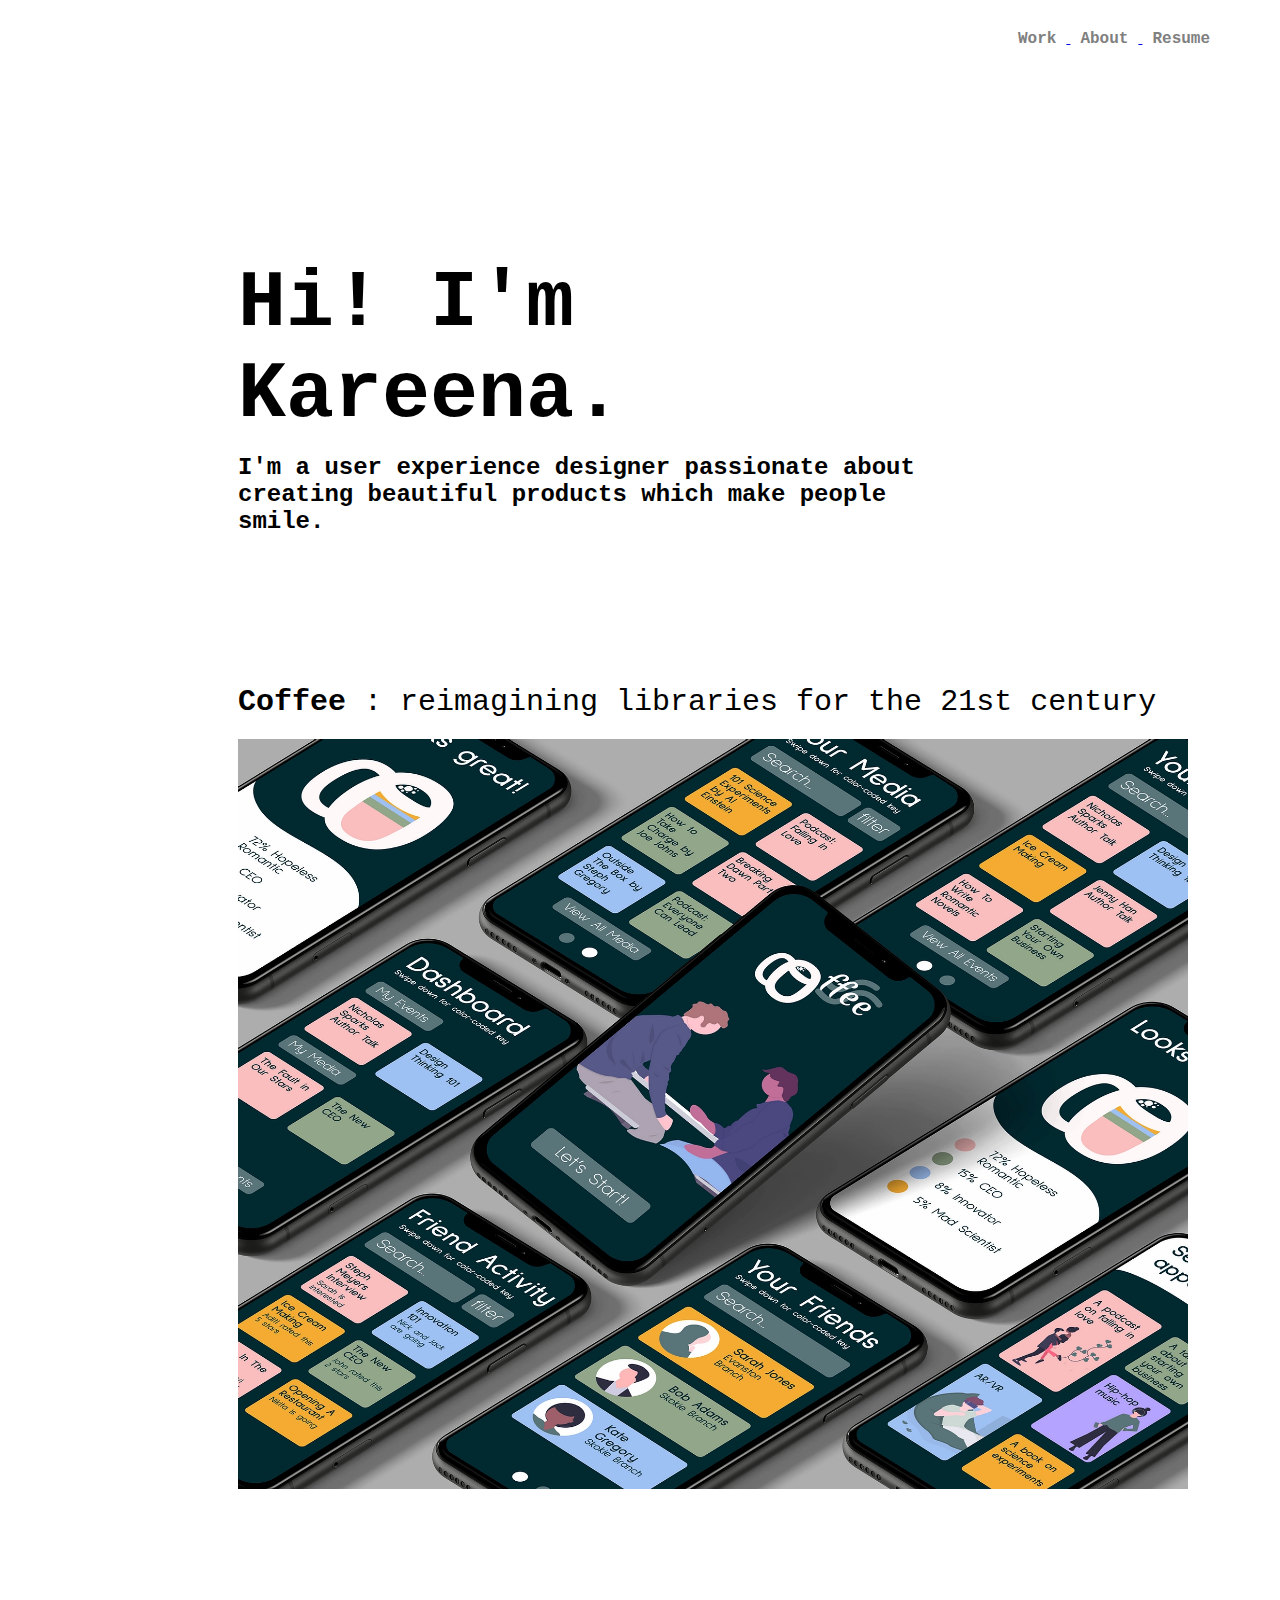
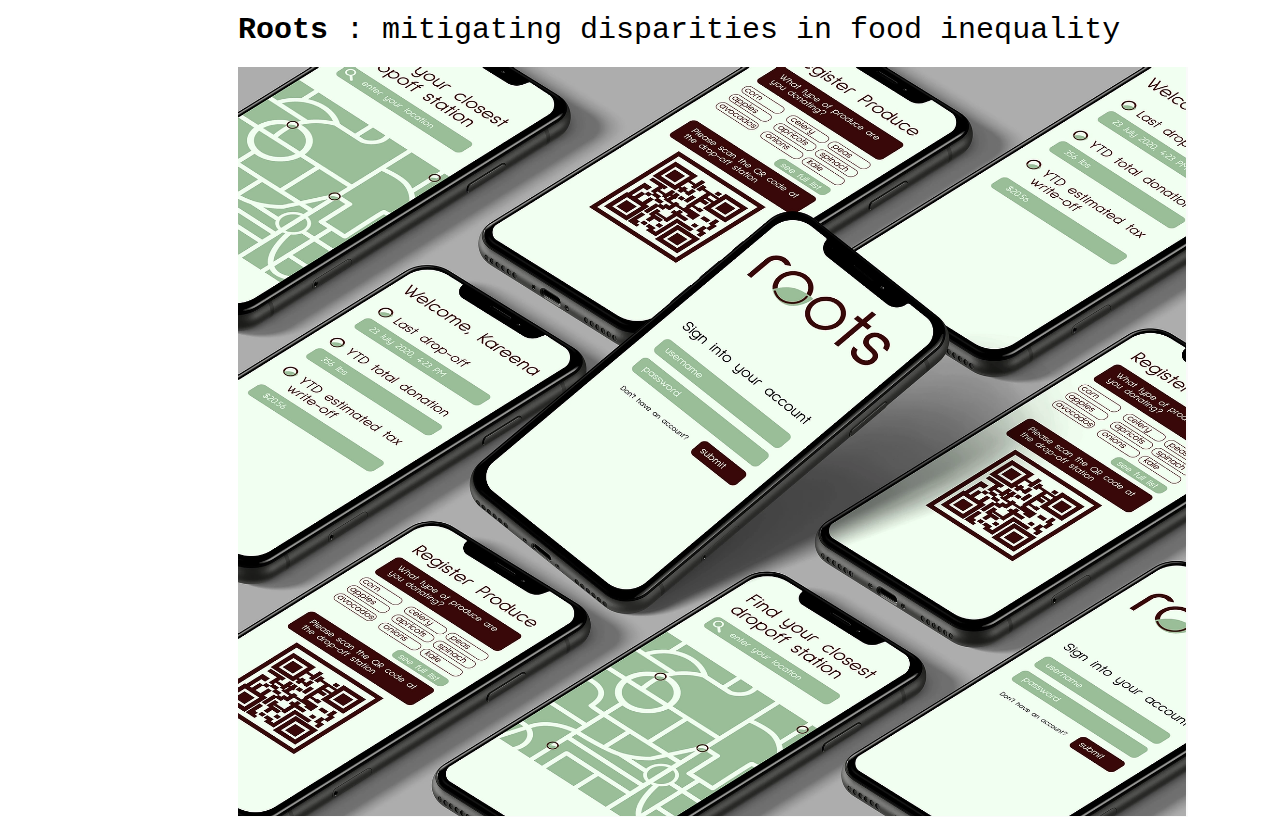
<file: index.html>
<!DOCTYPE html>
<html>
   <head>
      <link rel="stylesheet" href="Portfolio.css">
   </head>


   <body>
    <nav class = "top-nav">

        <ul>
            <a href = "index.html">
                <li>
                    Work
                </li>
            </a>
            
            <a href = "about.html">
                <li>
                    About
                </li>
            </a>

            <a href = "Resume.pdf" target="_blank">
                <li>
                    Resume
                </li>
            </a>

        </ul>
      </nav>

   </body>
   <h1 class = "main">Hi! I'm Kareena.</h1>
   <h2 class = "main">I'm a user experience designer passionate about creating beautiful products which make people smile.</h2>

   <div class = "Coffee">
       <div class = "title"> <b>Coffee</b> : reimagining libraries for the 21st century</div>
       <a href = "coffee.html">
           <img class = "art" src = "coffee.png" alt = "image of Coffee app UI">
       </a>
   </div>

   <div class = "Roots">
       <div class = "title"> <b>Roots</b> : mitigating disparities in food inequality</div>
       <a href = "roots.html">
           <img class = "art" src = "roots.png" alt = "image of Roots app UI">
        </a>
    </div>

</html>
</file>
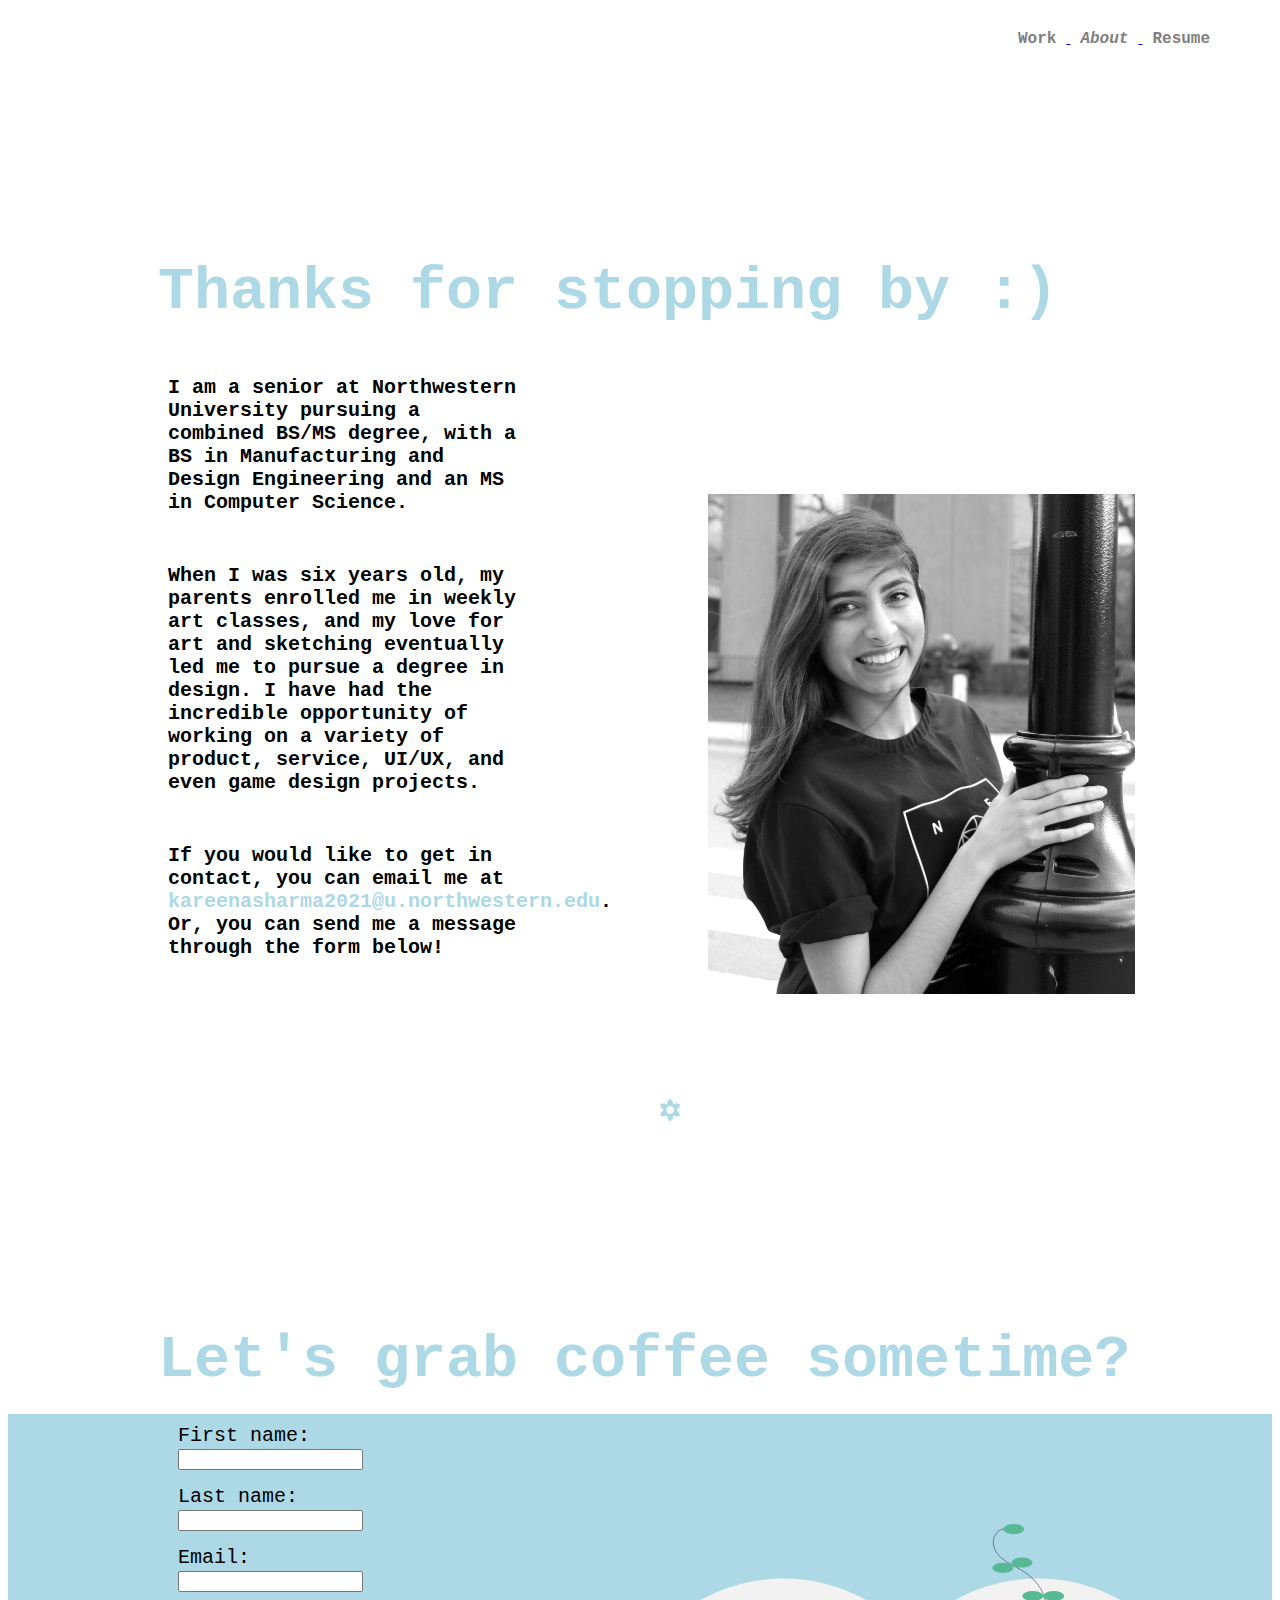
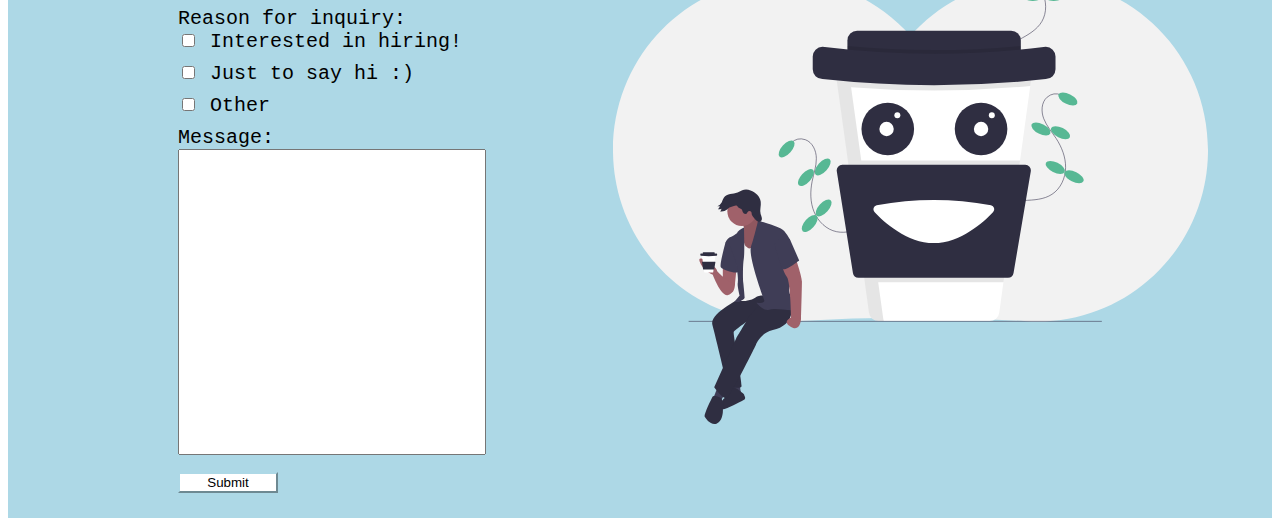
<file: about.html>
<!DOCTYPE html>
<html>
   <head>
      <link rel="stylesheet" href="Portfolio.css">
      <link href="https://fonts.googleapis.com/icon?family=Material+Icons"
      rel="stylesheet">
   </head>

   <body>
        <!--Navigation-->
        <nav class = "top-nav">
            <ul>
                <a href = "Portfolio1.html">
                    <li>
                        Work
                    </li>
                </a>

                <a href = "about.html">
                    <li>
                        <em>About</em>
                    </li>
                </a>

                <a href = "Resume.pdf" target="_blank">
                    <li>
                        Resume
                    </li>
                </a>

            </ul>

        </nav>

        <!--Main About section-->
        <h1 class = "aboutTitle">Thanks for stopping by :)</h1>
        <h2 class = "aboutTitle">I am a senior at Northwestern University pursuing a combined BS/MS degree, with a BS 
            in Manufacturing and Design Engineering and an MS in Computer Science. </h2>
        <h2 class = "aboutTitle">When I was six years old, my parents enrolled me in weekly art classes, 
            and my love for art and sketching eventually led me to pursue a degree in design. I have had the 
            incredible opportunity of working on a variety of product, service, UI/UX, and even game design projects. </h2>
        <h2 class = "aboutTitle">If you would like to get in contact, you can email me at <span class = "aboutTitle">kareenasharma2021@u.northwestern.edu</span>.
            Or, you can send me a message through the form below! </h2>
        <img class = "bioPic" src = "bioPic.png" alt = "picture of Kareena Sharma">

        <i class="material-icons">filter_vintage</i>

        <!--Contact form-->
        <h1 class = "aboutTitle">Let's grab coffee sometime?</h1>
        
        <div class = "grid-container">

            <form class = "contact_form">

                <div class="grid-item">
                    <label for="fname">First name:</label><br>
                    <input type="text" id="fname" name="fname"><br>
                </div>
                
                <div class="grid-item">
                    <label for="lname">Last name:</label><br>
                    <input type="text" id="lname" name="lname"><br>
                </div>

                <div class="grid-item">
                    <label for="email">Email:</label><br>
                    <input type="text" id="email" name="email"><br>
                </div>

                <div class="grid-item">
                    <label for="checkbox">Reason for inquiry:</label><br>
                    <input type="checkbox" id="reason1" name="reason1" value="Work">
                    <label for="reason1"> Interested in hiring!</label><br>
                    <input type="checkbox" id="reason2" name="reason2" value="Hi">
                    <label for="reason2"> Just to say hi :)</label><br>
                    <input type="checkbox" id="reason3" name="reason3" value="Other">
                    <label for="reason3"> Other</label><br>
                </div>

                <div class="grid-item">
                    <label for="messagebox">Message:</label><br>
                    <input type="messagebox" id="message" name="message"><br>
                </div>
    
                <div class="grid-item">
                    <input type="submit" value="Submit">   
                </div>
              </form>

              <img class = "coffee" src = "coffee.svg" alt = "image of cup of coffee">
        </div>
   </body>

</html>
</file>
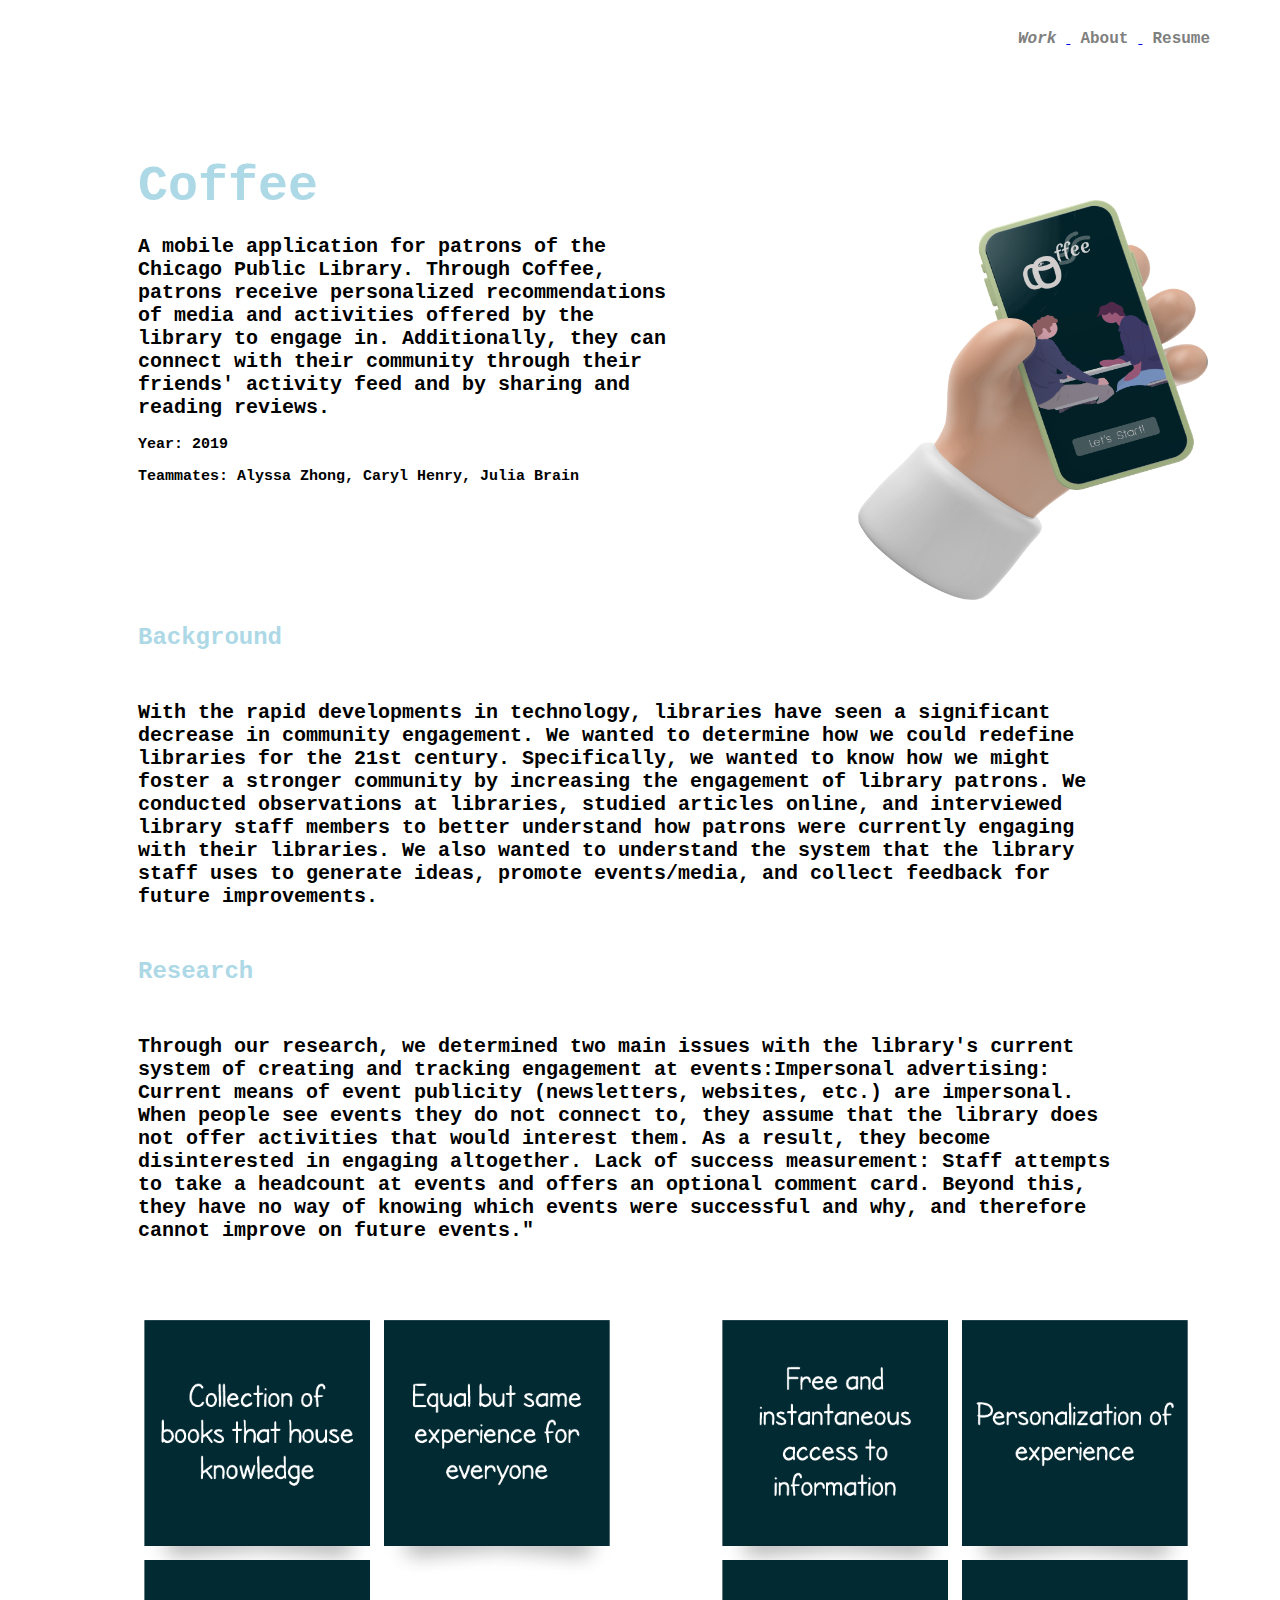
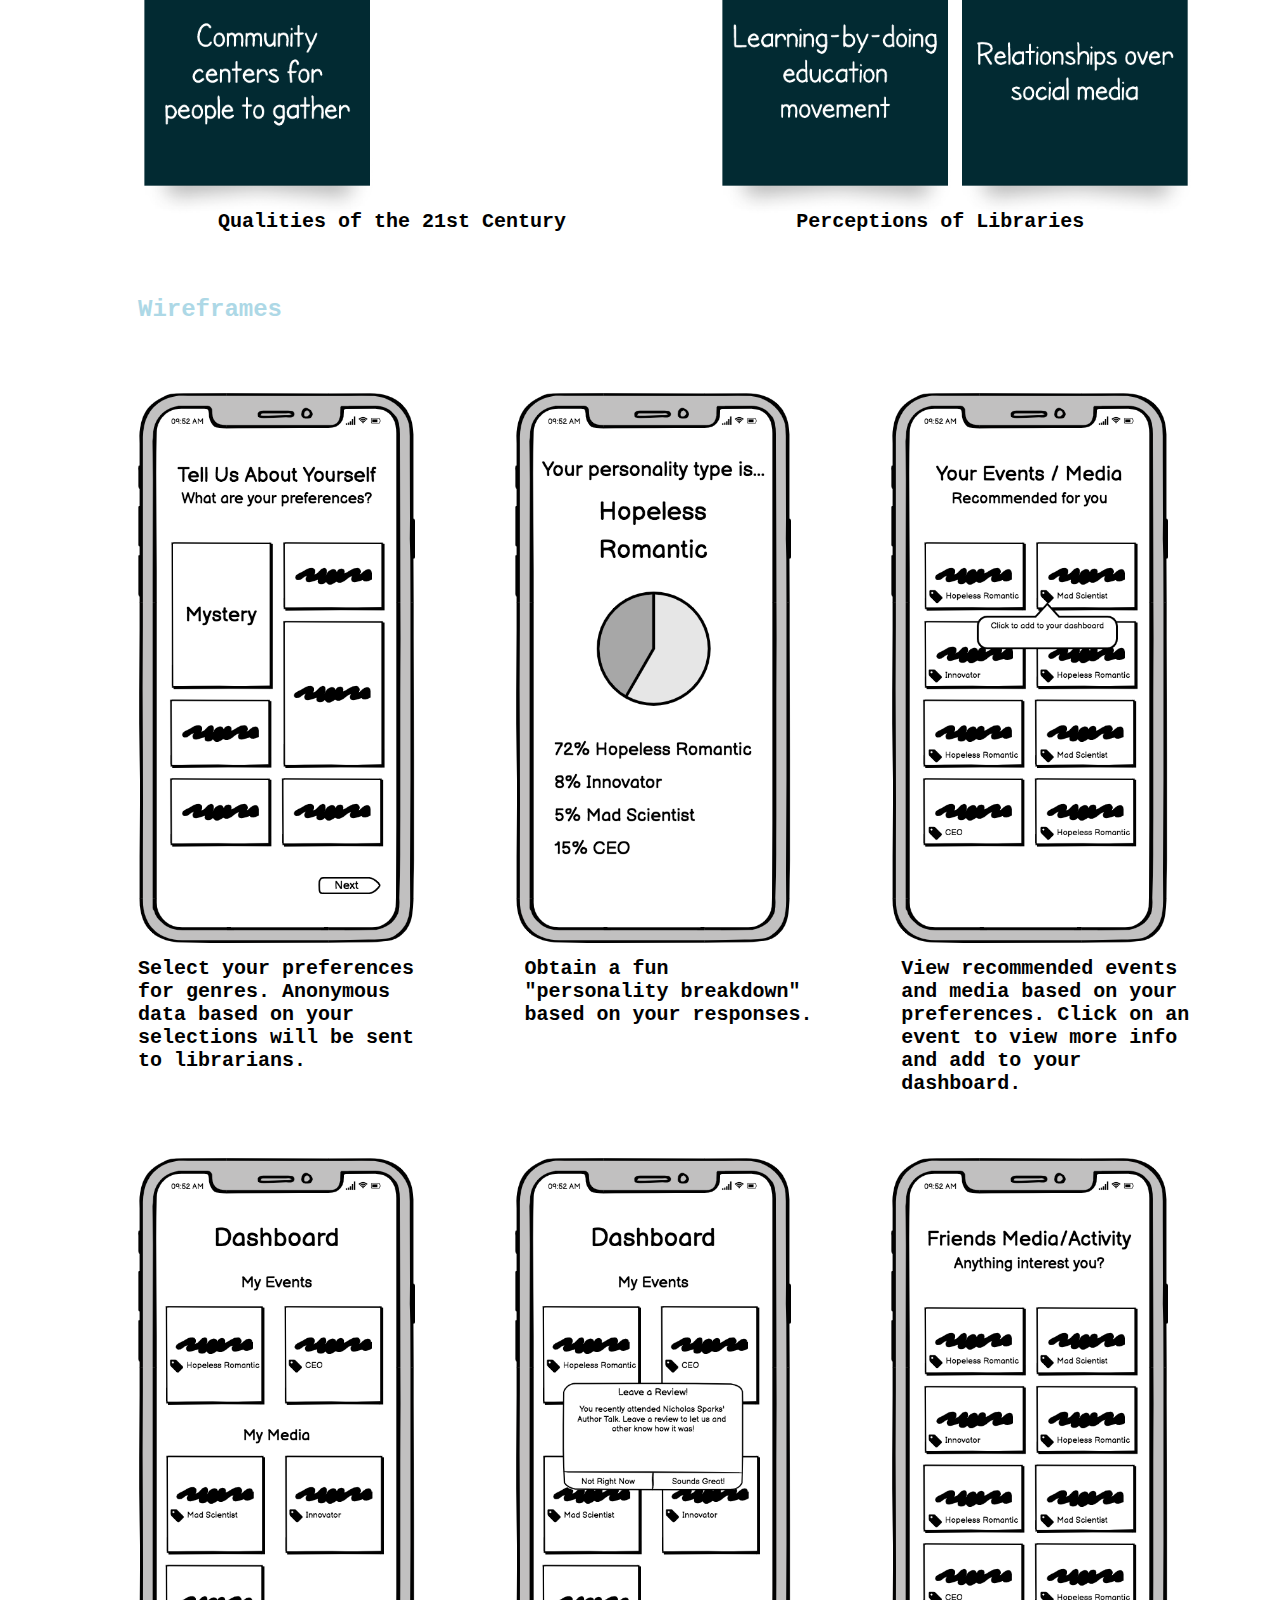
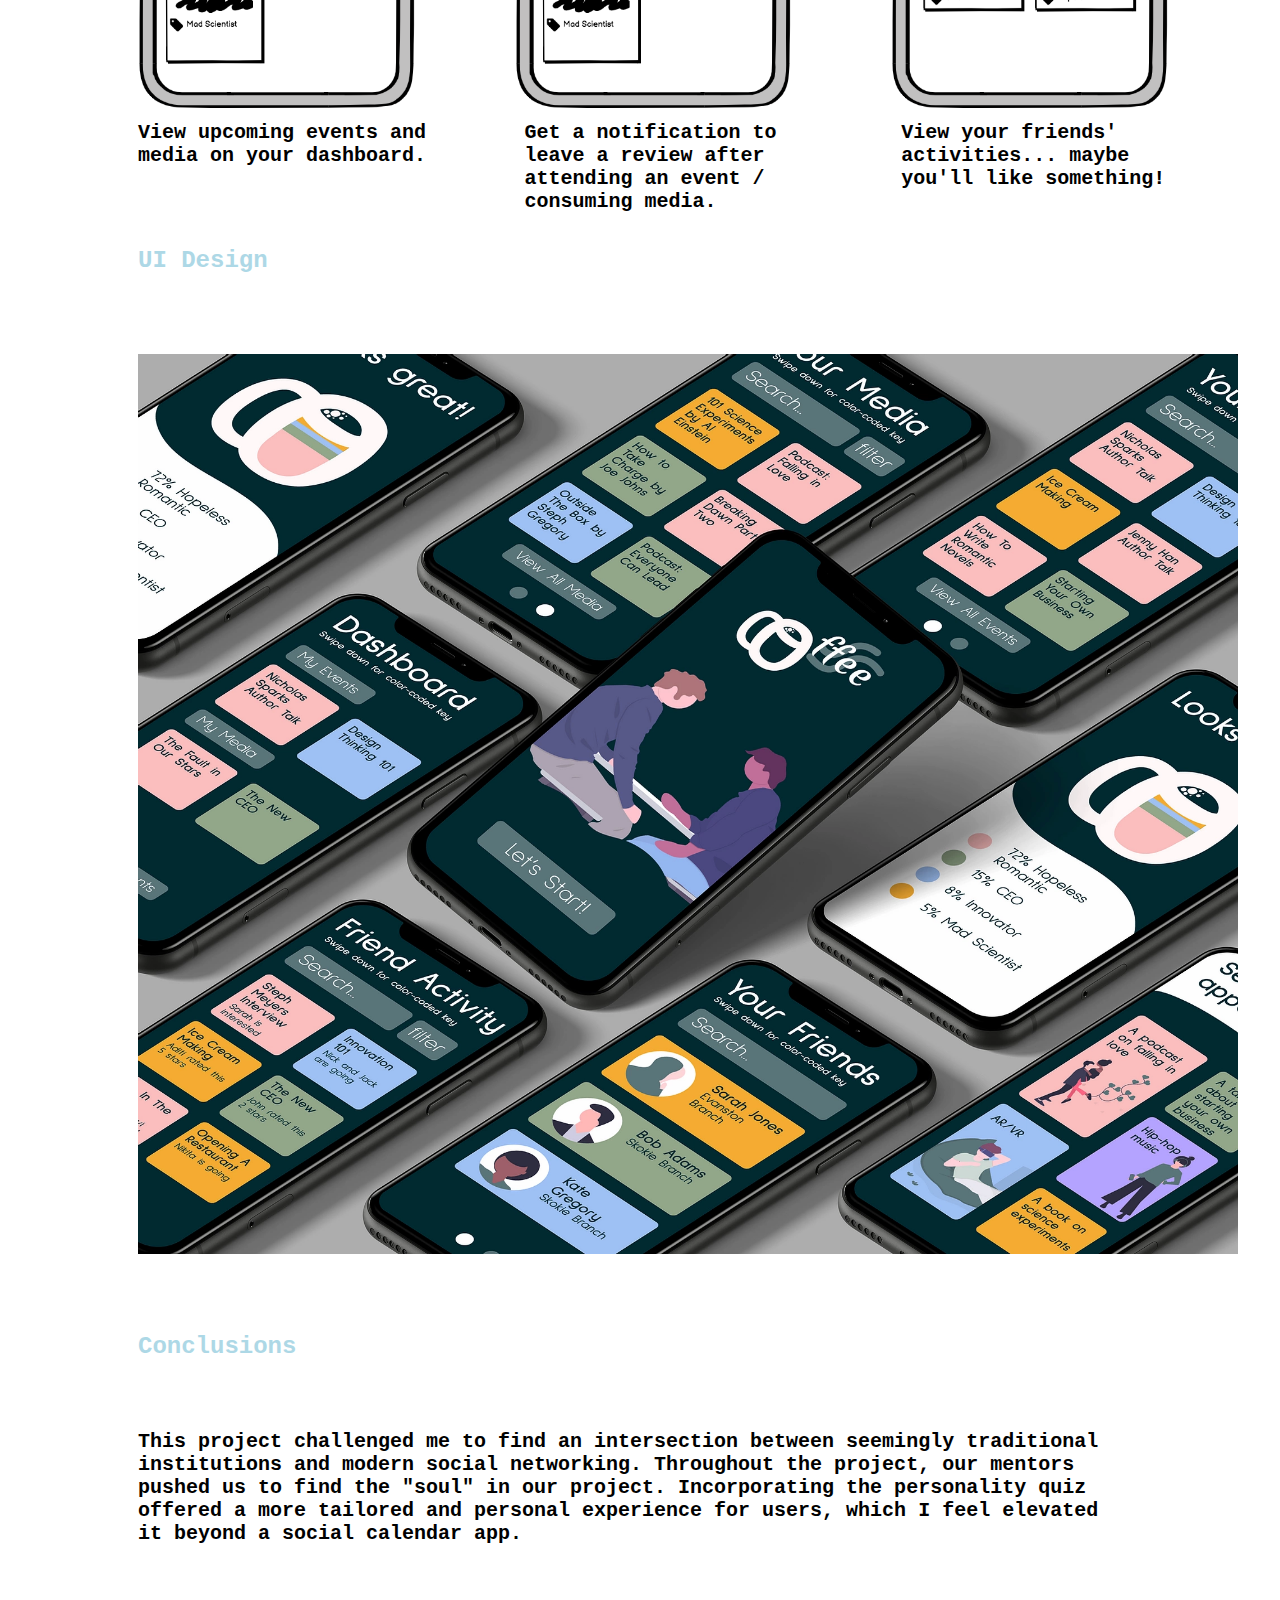
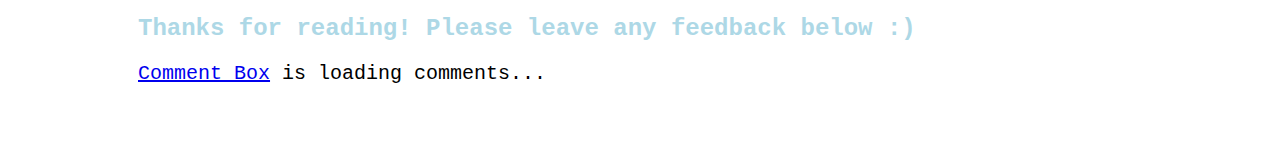
<file: coffee.html>
<!DOCTYPE html>
<html>
   <head>
      <link rel="stylesheet" href="Portfolio.css">
   </head>


   <body>
      <!--Navigation-->
      <nav class = "top-nav">
        <ul>
            <a href = "Portfolio1.html">
                <li>
                    <em>Work</em>
                </li>
            </a>

            <a href = "about.html">
                <li>
                    About
                </li>
            </a>

            <a href = "Resume.pdf" target="_blank">
                <li>
                    Resume
                </li>
            </a>
        </ul>
      </nav>

      <!--Project Intro-->
      <h1 class = "portfolioTitle">Coffee</h1>
      <h2 class = "portfolioDescription">
          A mobile application for patrons of the Chicago Public Library.
          Through Coffee, patrons receive personalized recommendations of media and activities offered by the library to engage in.
          Additionally, they can connect with their community through their friends' activity feed and by sharing and reading reviews. </h2>
        <h3 class = "portfolioStats"> Year: 2019</h3>
        <h3 class = "portfolioStats"> Teammates: Alyssa Zhong, Caryl Henry, Julia Brain</h3>
        <img class = "mobilePic" src = "coffee_mobile.png" alt = "image of Coffee app UI">

        <!--Background section-->
        <h2 class="subtitle">Background</h2>
        <h2 class = "portfolioDescription" id = "bodyText"> With the rapid developments in technology, libraries have seen a significant decrease in 
            community engagement. We wanted to determine how we could redefine libraries for the 21st century.
            Specifically, we wanted to know how we might foster a stronger community by increasing the engagement of 
            library patrons. We conducted observations at libraries, studied articles online, and interviewed library staff 
            members to better understand how patrons were currently engaging with their libraries. 
            We also wanted to understand the system that the library staff uses to generate ideas, promote events/media, 
            and collect feedback for future improvements.</h2>
        
        <!--Research section-->
        <h2 class="subtitle">Research</h2>
        <h2 class = "portfolioDescription" id="bodyText"> Through our research, we determined two main issues with the library's current system of creating and tracking engagement at events:
            ​
            Impersonal advertising: Current means of event publicity (newsletters, websites, etc.) are impersonal. 
            When people see events they do not connect to, they assume that the library does not offer activities that would 
            interest them. As a result, they become disinterested in engaging altogether.
            Lack of success measurement: Staff attempts to take a headcount at events and offers an 
            optional comment card. Beyond this, they have no way of knowing which events were successful and why, 
            and therefore cannot improve on future events." </h2>

        <div class = "comparison">
            <div class = "caption">
                <img class = "comparison2" src = "comparison1.png" alt = "Qualities of the 21st Century">
                <h1 class = "description4">
                    Qualities of the 21st Century
                </h1>
            </div>
            <div class = "caption">
                <img class = "comparison2" src = "comparison2.png" alt = "Perceptions of Libraries">
                <h1 class = "description4">
                    Perceptions of Libraries
                </h1>
            </div>
        </div>

        <!--Wireframes section-->
        <h2 class="subtitle">Wireframes</h2>
        <div class = wireframes_column>
            <div class = "wireframes">
                <div class = "caption">
                    <img class = "wireframe1" src = "wireframe1.png" alt = "wireframes for app prototype">
                    <h1 class = "description1">
                        Select your preferences for genres. Anonymous data based on your selections will be sent to librarians.
                    </h1>
                </div>

                <div class = "caption">
                    <img class = "wireframe2" src = "wireframe2.png" alt = "wireframes for app prototype">
                    <h1 class = "description2">
                        Obtain a fun "personality breakdown" based on your responses.
                    </h1>
                </div>

                <div class = "caption">
                    <img class = "wireframe3" src = "wireframe3.png" alt = "wireframes for app prototype">
                    <h1 class = "description3">
                        View recommended events and media based on your preferences. Click on an event to view more
                        info and add to your dashboard.
                    </h1>
                </div>
            </div>
    
            <div class = "wireframes">
                <div class = "wireframes">
                    <div class = "caption">
                        <img class = "wireframe1" src = "wireframe4.png" alt = "wireframes for app prototype">
                        <h1 class = "description1">
                            View upcoming events and media on your dashboard.
                        </h1>
                    </div>
    
                    <div class = "caption">
                        <img class = "wireframe2" src = "wireframe5.png" alt = "wireframes for app prototype">
                        <h1 class = "description2">
                            Get a notification to leave a review after attending an event / consuming media.
                        </h1>
                    </div>
    
                    <div class = "caption">
                        <img class = "wireframe3" src = "wireframe6.png" alt = "wireframes for app prototype">
                        <h1 class = "description3">
                            View your friends' activities... maybe you'll like something!
                        </h1>
                    </div>
            </div>
        </div>

        <!--UI Design section-->
        <h2 class="subtitle">UI Design</h2>
        <img class = "coffeePic" src = "coffee.png" alt = "image of Coffee app UI">

        <!--Conclusions section-->
        <h2 class="subtitle">Conclusions</h2>
        <h2 class = "portfolioDescription" id="bodyText"> This project challenged me to find an intersection between 
        seemingly traditional institutions and modern social networking. Throughout the project, our mentors pushed us 
        to find the "soul" in our project. Incorporating the personality quiz offered a more tailored and personal experience 
        for users, which I feel elevated it beyond a social calendar app. </h2>
        
        <!--Feedback Form-->
        <h2 class="subtitle">Thanks for reading! Please leave any feedback below :)</h2>
            <!-- begin wwww.htmlcommentbox.com -->
        <div class = "comments" id="HCB_comment_box"><a href="http://www.htmlcommentbox.com">Comment Box</a> is loading comments...</div>
        <link rel="stylesheet" type="text/css" href="https://www.htmlcommentbox.com/static/skins/bootstrap/twitter-bootstrap.css?v=0" />
        <script type="text/javascript" id="hcb"> /*<!--*/ if(!window.hcb_user){hcb_user={};} (function(){var s=document.createElement("script"), l=hcb_user.PAGE || (""+window.location).replace(/'/g,"%27"), h="https://www.htmlcommentbox.com";s.setAttribute("type","text/javascript");s.setAttribute("src", h+"/jread?page="+encodeURIComponent(l).replace("+","%2B")+"&mod=%241%24wq1rdBcg%24Owe09rLgfcnQZW0vIHl%2Fp0"+"&opts=16862&num=10&ts=1606854696406");if (typeof s!="undefined") document.getElementsByTagName("head")[0].appendChild(s);})(); /*-->*/ </script>
            <!-- end www.htmlcommentbox.com -->

   </body>

</html>
</file>
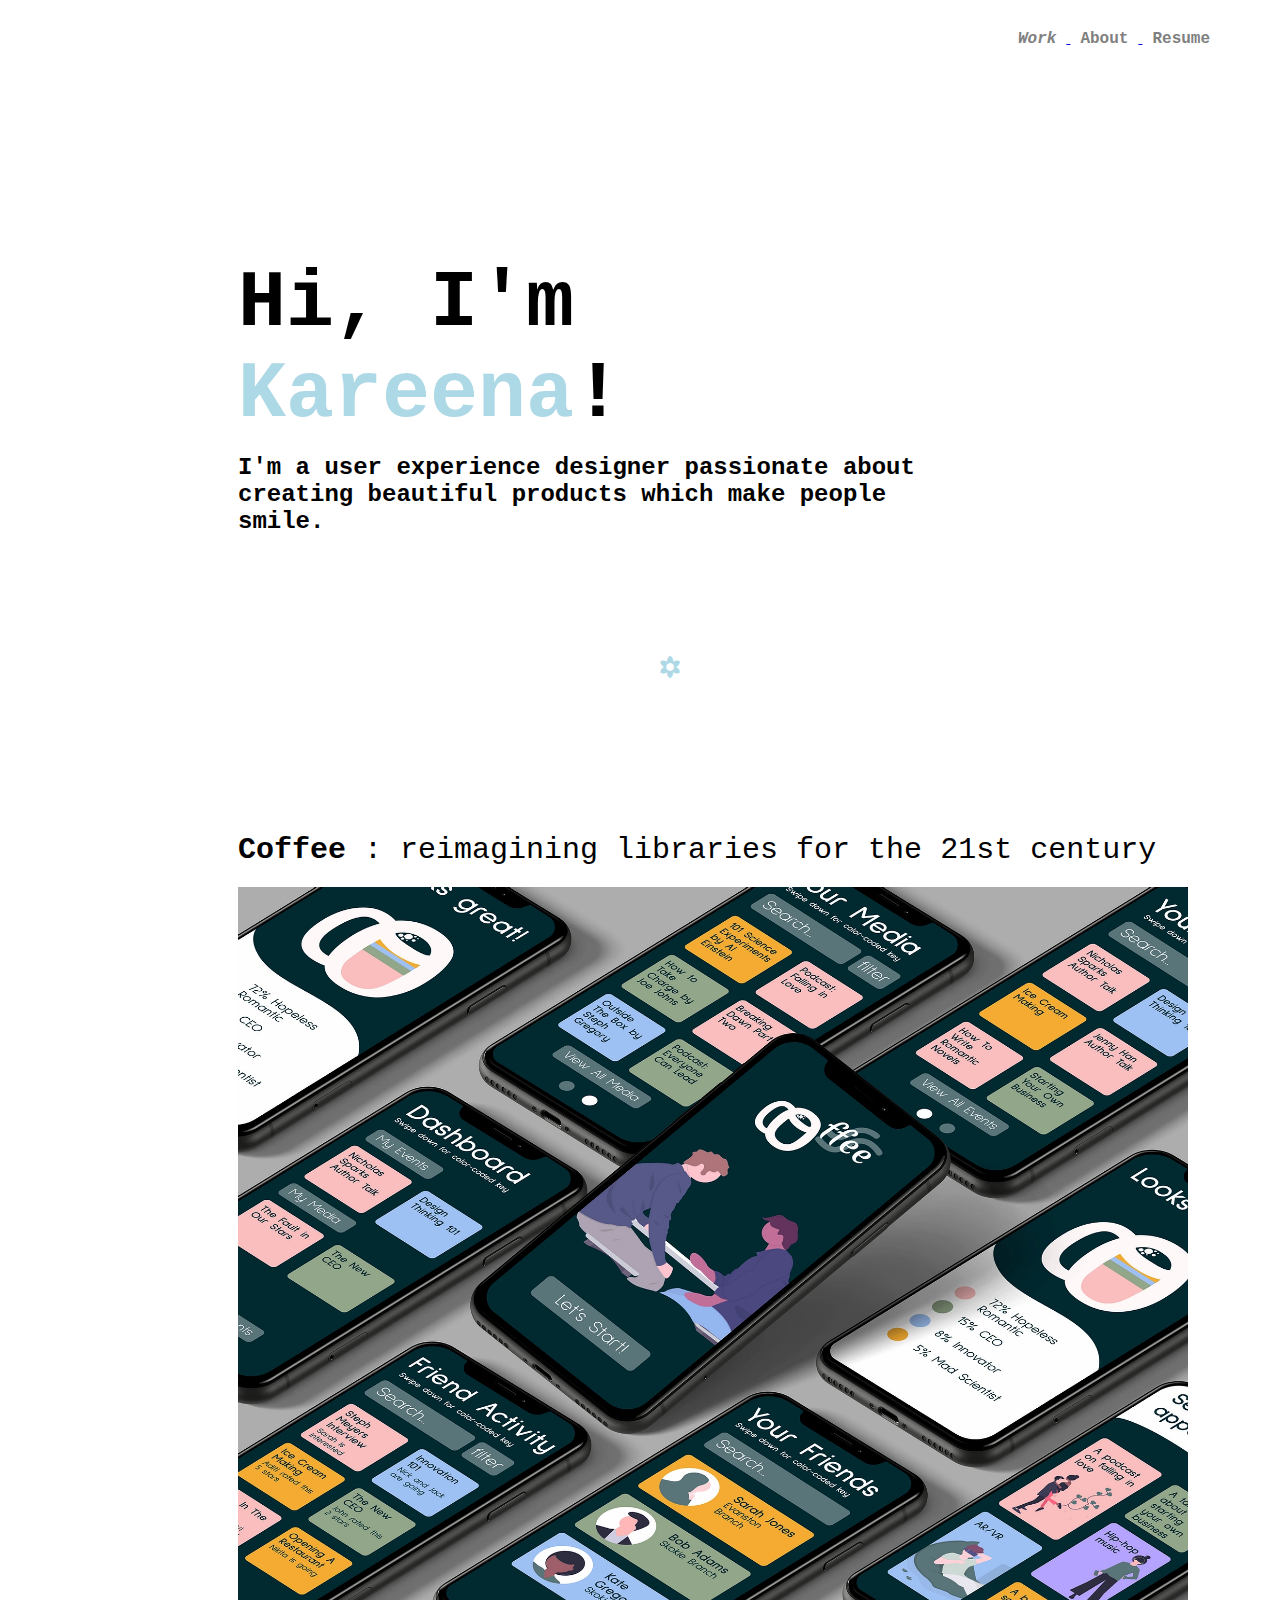
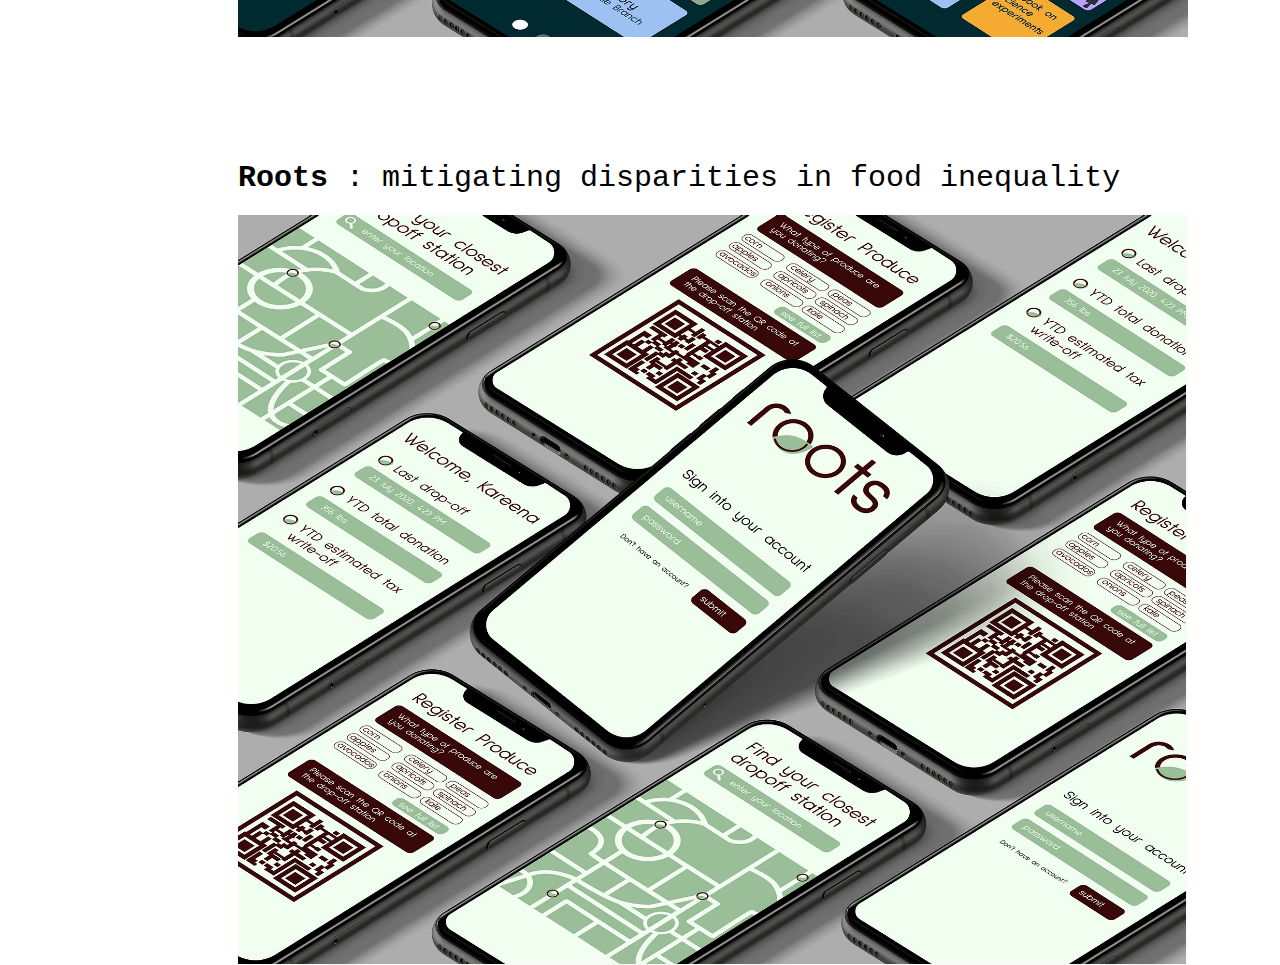
<file: Portfolio1.html>
<!DOCTYPE html>
<html>
   <head>
      <link rel="stylesheet" href="Portfolio.css">
      <link href="https://fonts.googleapis.com/icon?family=Material+Icons"
      rel="stylesheet">
   </head>


   <body>
    <!--Navigation-->
    <nav class = "top-nav">
        <ul>
            <a href = "Portfolio1.html">
                <li>
                    <em>Work</em>
                </li>
            </a>
            
            <a href = "about.html">
                <li>
                    About
                </li>
            </a>

            <a href = "Resume.pdf" target="_blank">
                <li>
                    Resume
                </li>
            </a>

        </ul>
      </nav>

   </body>
   <!--Main intro-->
   <h1 class = "main">Hi, I'm <span class = "main">Kareena</span>!</h1>
   <h2 class = "main">I'm a user experience designer passionate about creating beautiful products which make people smile.</h2>

   <i class="material-icons">filter_vintage</i>

   <!--Portfolio Pieces-->
   <div class = "Coffee">
       <div class = "title"> <b>Coffee</b> : reimagining libraries for the 21st century</div>
        <a href = "coffee.html">
            <img class = "art" src = "coffee.png" alt = "image of Coffee app UI">
        </a> 
   </div>

   <div class = "Roots">
       <div class = "title"> <b>Roots</b> : mitigating disparities in food inequality</div>
       <a href = "roots.html">
           <img class = "art" src = "roots.png" alt = "image of Roots app UI">
        </a>
    </div>

</html>
</file>
<file: Portfolio.css>
/* Format for title on About Page */

.aboutTitle {
    font-family: 'Courier New', Courier, monospace;
    margin-top: 300px;
    margin-bottom: 20px;
}

h1.aboutTitle {
    color: lightblue;
    font-size: 60px;
    margin-top: 200px;
    margin-left: 150px;

}

h2.aboutTitle {
    color: black;
    font-size: 20px;
    margin-top: 50px;
    margin-right: 750px;
    margin-left: 160px;
  
}

span.aboutTitle {
    color: lightblue;
    font-size: 20px;
}

/* Format for Bio Picture */

.bioPic {
    height: 500px;
    margin-left: 700px;
    margin-bottom: 0px;
    margin-top: -485px;
}

/* Format for Navigation */

nav.top-nav ul {
    list-style: none;
    padding: 0;
    margin-left: 1000px;
    margin-top: 20px;

}

nav.top-nav li {
    font-family: 'Courier New', Courier, monospace;
    font-weight: bold;
    color: grey;
    margin: 5px;
    display: inline-block;
    padding: 5px;
    user-select: none;
    position: relative;
    text-align: right;
}

nav.top-nav li:hover {
    color: lightblue;
}

/* Format for Intro on Main Page */

.main {
    font-family: 'Courier New', Courier, monospace;
    margin-left: 230px;
    margin-right: 300px;
}

h1.main {
    margin-top: 200px;
    font-size: 80px;
}

span.main {
    color: lightblue;
    margin-left: 0px;
    margin-right: 0px;

}

h2.main {
    margin-top: -40px;
}

/* Format for Portfolio Text + Art on Main Page */

.title {
    font-family: 'Courier New', Courier, monospace;
    font-size: 30px;
    margin-left: 230px;
    margin-top: 150px;
    margin-bottom: 20px;
}

.art {
    height: 750px;
    width: 950px;
    margin-left: 230px;
    margin-bottom: -30px;
}

/* Format for Portfolio Piece (Coffee) Intro + Description + Art*/

.portfolioTitle {
    font-family: 'Courier New', Courier, monospace;
    font-size: 50px;
    margin-left: 130px;
    margin-top: 100px;
    margin-bottom: 20px;
    color: lightblue;

}

.portfolioDescription {
    font-family: 'Courier New', Courier, monospace;
    font-size: 20px;
    margin-left: 130px;
    margin-right: 600px;
}

.portfolioStats {
    font-family: 'Courier New', Courier, monospace;
    font-size: 15px;
    margin-left: 130px;
    margin-right: 600px;
}

.mobilePic {
    height: 400px;
    width: 350px;
    margin-top: -300px;
    margin-left: 850px;
}

#bodyText {
    margin-top: 50px;
    margin-bottom: 50px;
    margin-right: 150px;
}

.comparison {
    display: flex;
    flex-direction: row;
    margin-left: 80px;
    margin-bottom: 50px;

}

.comparison2 {
    height: 550px;
    color: lightblue;
    font-family: 'Courier New', Courier, monospace;
    margin-bottom: -45px;
}

/* Format for Wireframe Section of Portfolio Piece */

.wireframes {
    display: flex;
    flex-direction: row;

}

.wireframes_column {
    display: flex;
    flex-direction: column;
    margin-bottom: 60px;

}

.wireframe1 {
    height: 550px;
    margin-left: 130px;
    margin-right: 50px;
    margin-top: 50px;
}

.wireframe2 {
    height: 550px;
    margin-left: 50px;
    margin-right: 50px;
    margin-top: 50px;
}

.wireframe3 {
    height: 550px;
    margin-left: 50px;
    margin-top: 50px;
}

.caption {
    display: flex;
    flex-direction: column;
}

.description1 {
    font-family: 'Courier New', Courier, monospace;
    margin-left: 130px;
    margin-right: -50px;
    font-size: 20px;
    width: 300px;
}

.description2 {
    font-family: 'Courier New', Courier, monospace;
    margin-left: 60px;
    font-size: 20px;
    width: 300px;
}

.description3 {
    font-family: 'Courier New', Courier, monospace;
    margin-left: 60px;
    font-size: 20px;
    width: 300px;
    margin-right: -50px;
}

.description4 {
    font-family: 'Courier New', Courier, monospace;
    margin-left: 130px;
    margin-right: -50px;
    font-size: 20px;
    width: 400px;
}

/* Format for Subtitles on Portfolio Piece */

.subtitle {
    font-family: 'Courier New', Courier, monospace;
    color: lightblue;
    margin-left: 130px;
    /* margin-left: 650px; */

}

/* Format for Coffee UI Picture */

.coffeePic {
    margin-left: 130px;
    height: 900px;
    width: 1100px;
    margin-top: 60px;
    margin-bottom: 60px;
}

/* Format for Contact Form on About Section */

.contact_form {
    font-family: 'Courier New', Courier, monospace;
    font-size: 20px;
    margin-left: 160px;

}

input {
    margin-bottom: 15px;
}

input[type=submit] {

    background-color: white;
    border-color: lightblue;
    width: 100px;
}

input[type=messagebox]  {
    width: 300px;
    height: 300px;
}

.grid-container {

    display: grid;
    grid-template-columns: auto auto auto;
    background-color: lightblue;
    padding: 10px;
    margin-top: 0px;
  }

.coffee {
    height: 500px;
    margin-top: 100px;
    margin-left: 100px;
}

/* Format for Comments Form on Portfolio Piece */

.comments {
    font-family: 'Courier New', Courier, monospace;
    margin-left: 130px;
    font-size: 20px;
    margin-right: 150px;
}

/* Format for Flower Icon  */

.material-icons {
    color: lightblue;
    margin-left: 650px;
    margin-top: 100px;
}

/* Format for Keyboard Navigation */

:focus {
    outline: 3px solid lightblue;   
}
</file>
